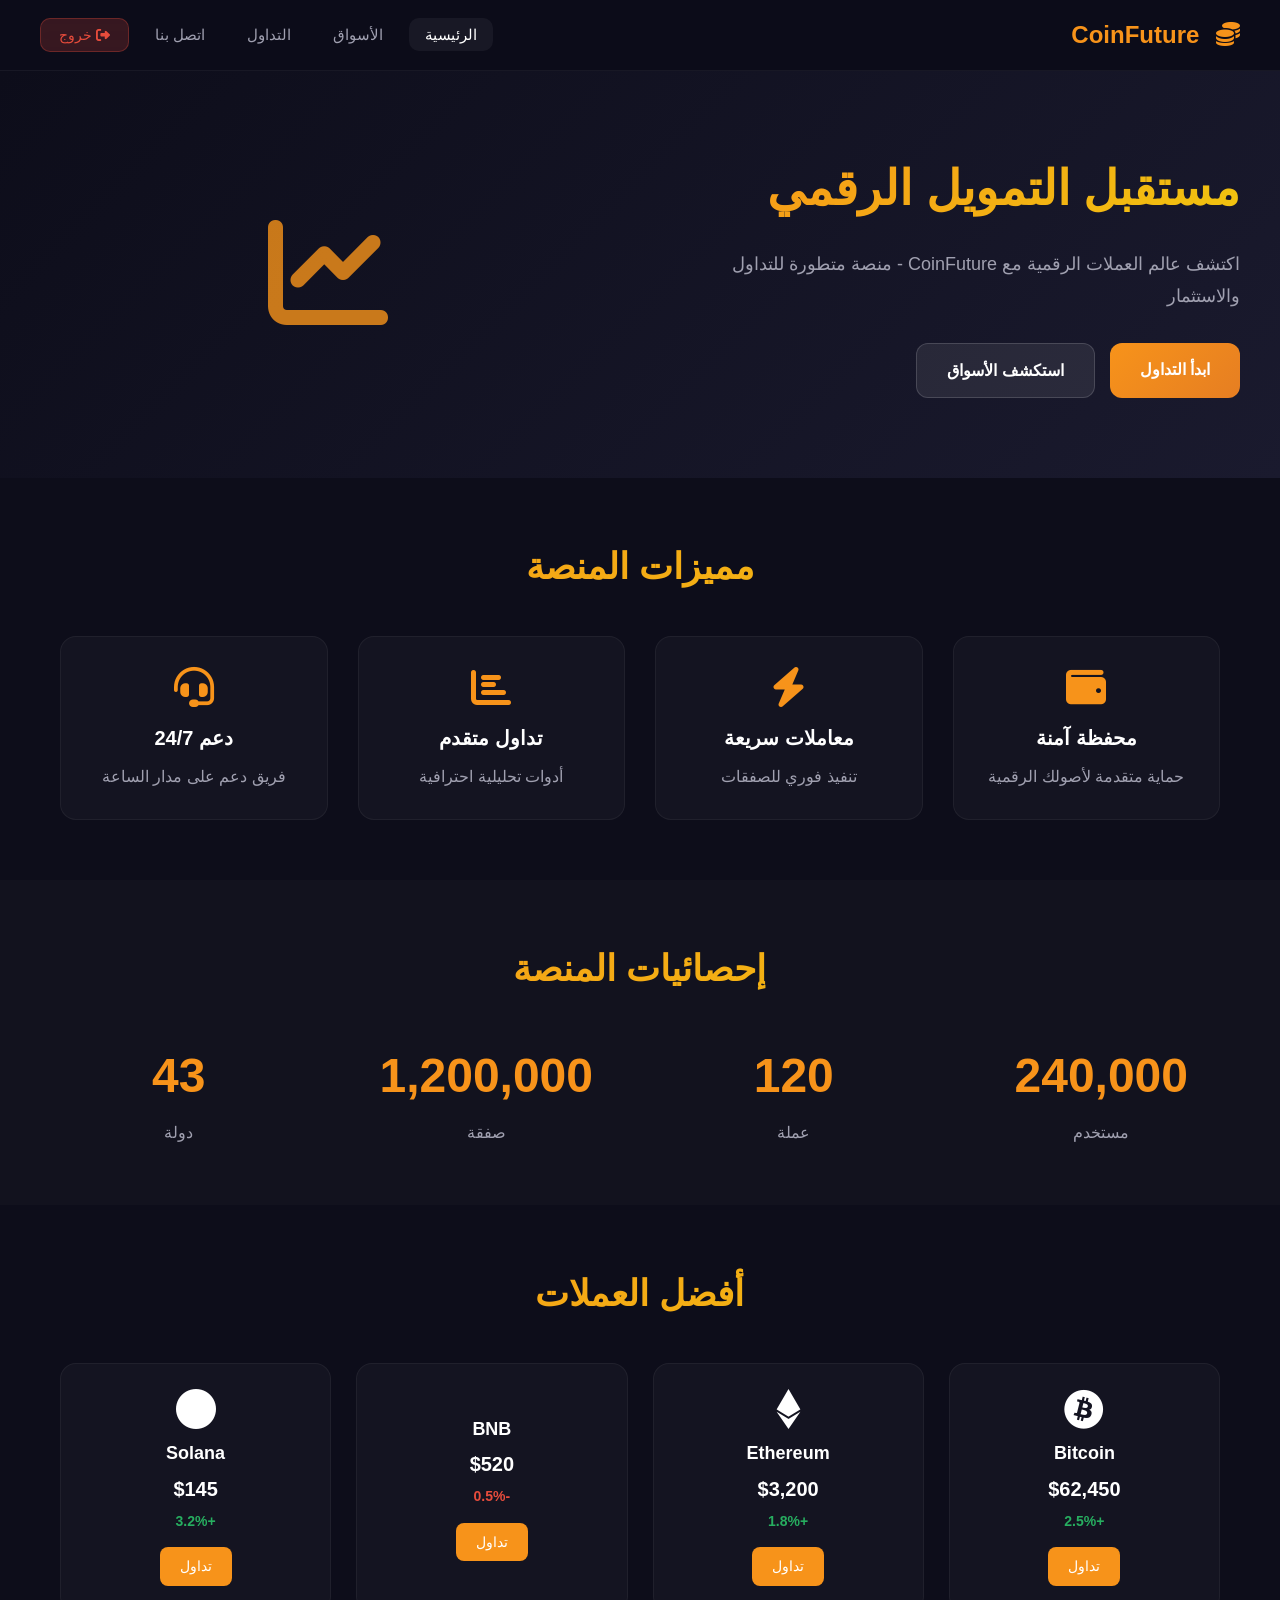
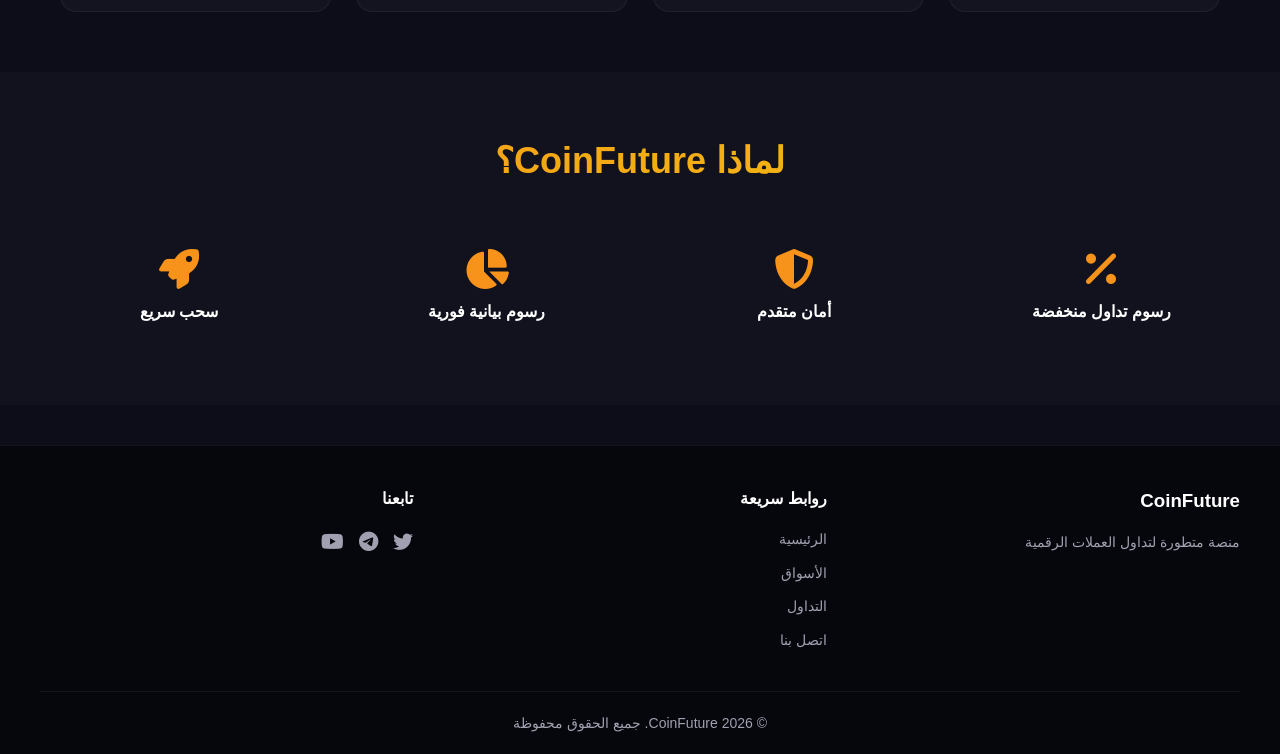
<file: index.html>
<!DOCTYPE html>
<html lang="ar" dir="rtl">
<head>
    <meta charset="UTF-8">
    <meta name="viewport" content="width=device-width, initial-scale=1.0">
    <title>الرئيسية - CoinFuture</title>
    <meta name="description" content="منصة CoinFuture لتداول العملات الرقمية - الصفحة الرئيسية">
    <meta name="keywords" content="تداول, عملات رقمية, CoinFuture, Bitcoin, Ethereum">
    <meta property="og:title" content="CoinFuture - منصة التداول الرقمية">
    <meta property="og:description" content="منصة متقدمة لتداول العملات الرقمية">
    <meta property="og:type" content="website">
    <meta name="twitter:card" content="summary_large_image">
    <link rel="canonical" href="https://coinfuture.com/index.html">
    <link rel="icon" href="data:image/svg+xml,<svg xmlns='http://www.w3.org/2000/svg' viewBox='0 0 100 100'><text y='.9em' font-size='90'>₿</text></svg>">
    <link rel="stylesheet" href="https://cdnjs.cloudflare.com/ajax/libs/font-awesome/6.5.0/css/all.min.css">
    <link rel="stylesheet" href="css/style.css">
</head>
<body>
    <!-- Loading Animation -->
    <div id="loading">
        <div class="loader"></div>
        <p>جاري التحميل...</p>
    </div>

    <div id="app">
        <!-- Navbar -->
        <nav class="navbar">
            <div class="nav-container">
                <div class="logo">
                    <i class="fas fa-coins"></i>
                    <span>CoinFuture</span>
                </div>
                <ul class="nav-menu">
                    <li><a href="index.html" class="active">الرئيسية</a></li>
                    <li><a href="markets.html">الأسواق</a></li>
                    <li><a href="trading.html">التداول</a></li>
                    <li><a href="contact.html">اتصل بنا</a></li>
                    <li><button id="logoutBtn" class="btn-logout"><i class="fas fa-sign-out-alt"></i> خروج</button></li>
                </ul>
                <div class="hamburger">
                    <span></span>
                    <span></span>
                    <span></span>
                </div>
            </div>
        </nav>

        <!-- Hero Section -->
        <section class="hero">
            <div class="hero-container">
                <div class="hero-content">
                    <h1>مستقبل التمويل الرقمي</h1>
                    <p>اكتشف عالم العملات الرقمية مع CoinFuture - منصة متطورة للتداول والاستثمار</p>
                    <div class="hero-buttons">
                        <a href="trading.html" class="btn-primary">ابدأ التداول</a>
                        <a href="markets.html" class="btn-secondary">استكشف الأسواق</a>
                    </div>
                </div>
                <div class="hero-image">
                    <i class="fas fa-chart-line"></i>
                </div>
            </div>
        </section>

        <!-- Features Section -->
        <section class="features">
            <h2>مميزات المنصة</h2>
            <div class="features-grid">
                <div class="feature-card">
                    <i class="fas fa-wallet"></i>
                    <h3>محفظة آمنة</h3>
                    <p>حماية متقدمة لأصولك الرقمية</p>
                </div>
                <div class="feature-card">
                    <i class="fas fa-bolt"></i>
                    <h3>معاملات سريعة</h3>
                    <p>تنفيذ فوري للصفقات</p>
                </div>
                <div class="feature-card">
                    <i class="fas fa-chart-bar"></i>
                    <h3>تداول متقدم</h3>
                    <p>أدوات تحليلية احترافية</p>
                </div>
                <div class="feature-card">
                    <i class="fas fa-headset"></i>
                    <h3>دعم 24/7</h3>
                    <p>فريق دعم على مدار الساعة</p>
                </div>
            </div>
        </section>

        <!-- Stats Section -->
        <section class="stats">
            <h2>إحصائيات المنصة</h2>
            <div class="stats-grid">
                <div class="stat-item">
                    <span class="stat-number" data-target="1000000">0</span>
                    <p>مستخدم</p>
                </div>
                <div class="stat-item">
                    <span class="stat-number" data-target="500">0</span>
                    <p>عملة</p>
                </div>
                <div class="stat-item">
                    <span class="stat-number" data-target="5000000">0</span>
                    <p>صفقة</p>
                </div>
                <div class="stat-item">
                    <span class="stat-number" data-target="180">0</span>
                    <p>دولة</p>
                </div>
            </div>
        </section>

        <!-- Top Coins -->
        <section class="top-coins">
            <h2>أفضل العملات</h2>
            <div class="coins-grid">
                <div class="coin-card">
                    <i class="fab fa-bitcoin"></i>
                    <h3>Bitcoin</h3>
                    <p class="price">$62,450</p>
                    <p class="change positive">+2.5%</p>
                    <a href="trading.html" class="btn-small">تداول</a>
                </div>
                <div class="coin-card">
                    <i class="fab fa-ethereum"></i>
                    <h3>Ethereum</h3>
                    <p class="price">$3,200</p>
                    <p class="change positive">+1.8%</p>
                    <a href="trading.html" class="btn-small">تداول</a>
                </div>
                <div class="coin-card">
                    <i class="fab fa-bnb"></i>
                    <h3>BNB</h3>
                    <p class="price">$520</p>
                    <p class="change negative">-0.5%</p>
                    <a href="trading.html" class="btn-small">تداول</a>
                </div>
                <div class="coin-card">
                    <i class="fas fa-circle"></i>
                    <h3>Solana</h3>
                    <p class="price">$145</p>
                    <p class="change positive">+3.2%</p>
                    <a href="trading.html" class="btn-small">تداول</a>
                </div>
            </div>
        </section>

        <!-- Why CoinFuture -->
        <section class="why-us">
            <h2>لماذا CoinFuture؟</h2>
            <div class="why-grid">
                <div class="why-item">
                    <i class="fas fa-percent"></i>
                    <h3>رسوم تداول منخفضة</h3>
                </div>
                <div class="why-item">
                    <i class="fas fa-shield-alt"></i>
                    <h3>أمان متقدم</h3>
                </div>
                <div class="why-item">
                    <i class="fas fa-chart-pie"></i>
                    <h3>رسوم بيانية فورية</h3>
                </div>
                <div class="why-item">
                    <i class="fas fa-rocket"></i>
                    <h3>سحب سريع</h3>
                </div>
            </div>
        </section>

        <!-- Footer -->
        <footer>
            <div class="footer-content">
                <div class="footer-section">
                    <h3>CoinFuture</h3>
                    <p>منصة متطورة لتداول العملات الرقمية</p>
                </div>
                <div class="footer-section">
                    <h4>روابط سريعة</h4>
                    <ul>
                        <li><a href="index.html">الرئيسية</a></li>
                        <li><a href="markets.html">الأسواق</a></li>
                        <li><a href="trading.html">التداول</a></li>
                        <li><a href="contact.html">اتصل بنا</a></li>
                    </ul>
                </div>
                <div class="footer-section">
                    <h4>تابعنا</h4>
                    <div class="social-links">
                        <a href="#"><i class="fab fa-twitter"></i></a>
                        <a href="#"><i class="fab fa-telegram"></i></a>
                        <a href="#"><i class="fab fa-youtube"></i></a>
                    </div>
                </div>
            </div>
            <div class="footer-bottom">
                <p>© 2026 CoinFuture. جميع الحقوق محفوظة</p>
            </div>
        </footer>

        <!-- Back to Top -->
        <button id="backToTop" class="back-to-top"><i class="fas fa-arrow-up"></i></button>
    </div>

    <script src="js/script.js"></script>
</body>
</html>
</file>
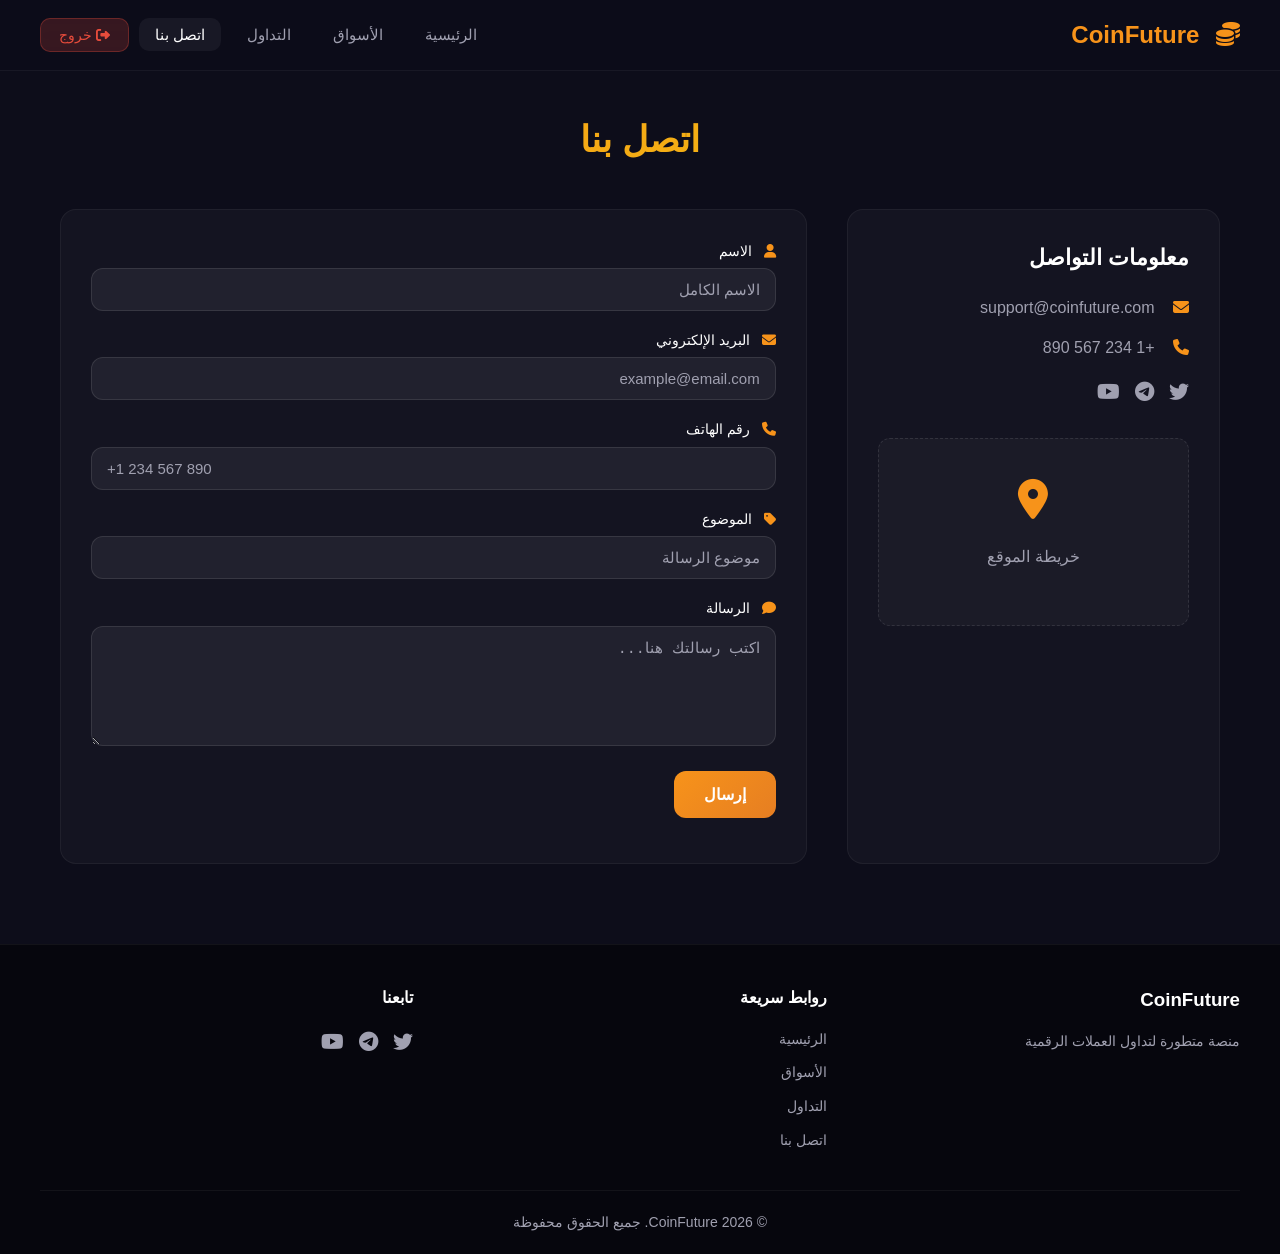
<file: contact.html>
<!DOCTYPE html>
<html lang="ar" dir="rtl">
<head>
    <meta charset="UTF-8">
    <meta name="viewport" content="width=device-width, initial-scale=1.0">
    <title>اتصل بنا - CoinFuture</title>
    <meta name="description" content="تواصل مع فريق CoinFuture">
    <meta name="keywords" content="اتصال, دعم, CoinFuture">
    <link rel="canonical" href="https://coinfuture.com/contact.html">
    <link rel="icon" href="data:image/svg+xml,<svg xmlns='http://www.w3.org/2000/svg' viewBox='0 0 100 100'><text y='.9em' font-size='90'>₿</text></svg>">
    <link rel="stylesheet" href="https://cdnjs.cloudflare.com/ajax/libs/font-awesome/6.5.0/css/all.min.css">
    <link rel="stylesheet" href="css/style.css">
</head>
<body>
    <div id="loading">
        <div class="loader"></div>
        <p>جاري التحميل...</p>
    </div>

    <div id="app">
        <nav class="navbar">
            <div class="nav-container">
                <div class="logo">
                    <i class="fas fa-coins"></i>
                    <span>CoinFuture</span>
                </div>
                <ul class="nav-menu">
                    <li><a href="index.html">الرئيسية</a></li>
                    <li><a href="markets.html">الأسواق</a></li>
                    <li><a href="trading.html">التداول</a></li>
                    <li><a href="contact.html" class="active">اتصل بنا</a></li>
                    <li><button id="logoutBtn" class="btn-logout"><i class="fas fa-sign-out-alt"></i> خروج</button></li>
                </ul>
                <div class="hamburger">
                    <span></span>
                    <span></span>
                    <span></span>
                </div>
            </div>
        </nav>

        <main class="contact-page">
            <h1>اتصل بنا</h1>
            <div class="contact-grid">
                <div class="contact-info">
                    <h2>معلومات التواصل</h2>
                    <p><i class="fas fa-envelope"></i> support@coinfuture.com</p>
                    <p><i class="fas fa-phone"></i> +1 234 567 890</p>
                    <div class="social-links">
                        <a href="#"><i class="fab fa-twitter"></i></a>
                        <a href="#"><i class="fab fa-telegram"></i></a>
                        <a href="#"><i class="fab fa-youtube"></i></a>
                    </div>
                    <div class="map-placeholder">
                        <i class="fas fa-map-marker-alt"></i>
                        <p>خريطة الموقع</p>
                    </div>
                </div>
                <div class="contact-form">
                    <form id="contactForm">
                        <div class="form-group">
                            <label><i class="fas fa-user"></i> الاسم</label>
                            <input type="text" id="contactName" placeholder="الاسم الكامل" required>
                        </div>
                        <div class="form-group">
                            <label><i class="fas fa-envelope"></i> البريد الإلكتروني</label>
                            <input type="email" id="contactEmail" placeholder="example@email.com" required>
                        </div>
                        <div class="form-group">
                            <label><i class="fas fa-phone"></i> رقم الهاتف</label>
                            <input type="tel" id="contactPhone" placeholder="+1 234 567 890">
                        </div>
                        <div class="form-group">
                            <label><i class="fas fa-tag"></i> الموضوع</label>
                            <input type="text" id="contactSubject" placeholder="موضوع الرسالة" required>
                        </div>
                        <div class="form-group">
                            <label><i class="fas fa-comment"></i> الرسالة</label>
                            <textarea id="contactMessage" rows="5" placeholder="اكتب رسالتك هنا..." required></textarea>
                        </div>
                        <button type="submit" class="btn-primary">إرسال</button>
                        <p id="contactResult" class="contact-result"></p>
                    </form>
                </div>
            </div>
        </main>

        <footer>
            <div class="footer-content">
                <div class="footer-section">
                    <h3>CoinFuture</h3>
                    <p>منصة متطورة لتداول العملات الرقمية</p>
                </div>
                <div class="footer-section">
                    <h4>روابط سريعة</h4>
                    <ul>
                        <li><a href="index.html">الرئيسية</a></li>
                        <li><a href="markets.html">الأسواق</a></li>
                        <li><a href="trading.html">التداول</a></li>
                        <li><a href="contact.html">اتصل بنا</a></li>
                    </ul>
                </div>
                <div class="footer-section">
                    <h4>تابعنا</h4>
                    <div class="social-links">
                        <a href="#"><i class="fab fa-twitter"></i></a>
                        <a href="#"><i class="fab fa-telegram"></i></a>
                        <a href="#"><i class="fab fa-youtube"></i></a>
                    </div>
                </div>
            </div>
            <div class="footer-bottom">
                <p>© 2026 CoinFuture. جميع الحقوق محفوظة</p>
            </div>
        </footer>

        <button id="backToTop" class="back-to-top"><i class="fas fa-arrow-up"></i></button>
    </div>

    <script src="js/script.js"></script>
</body>
</html>
</file>
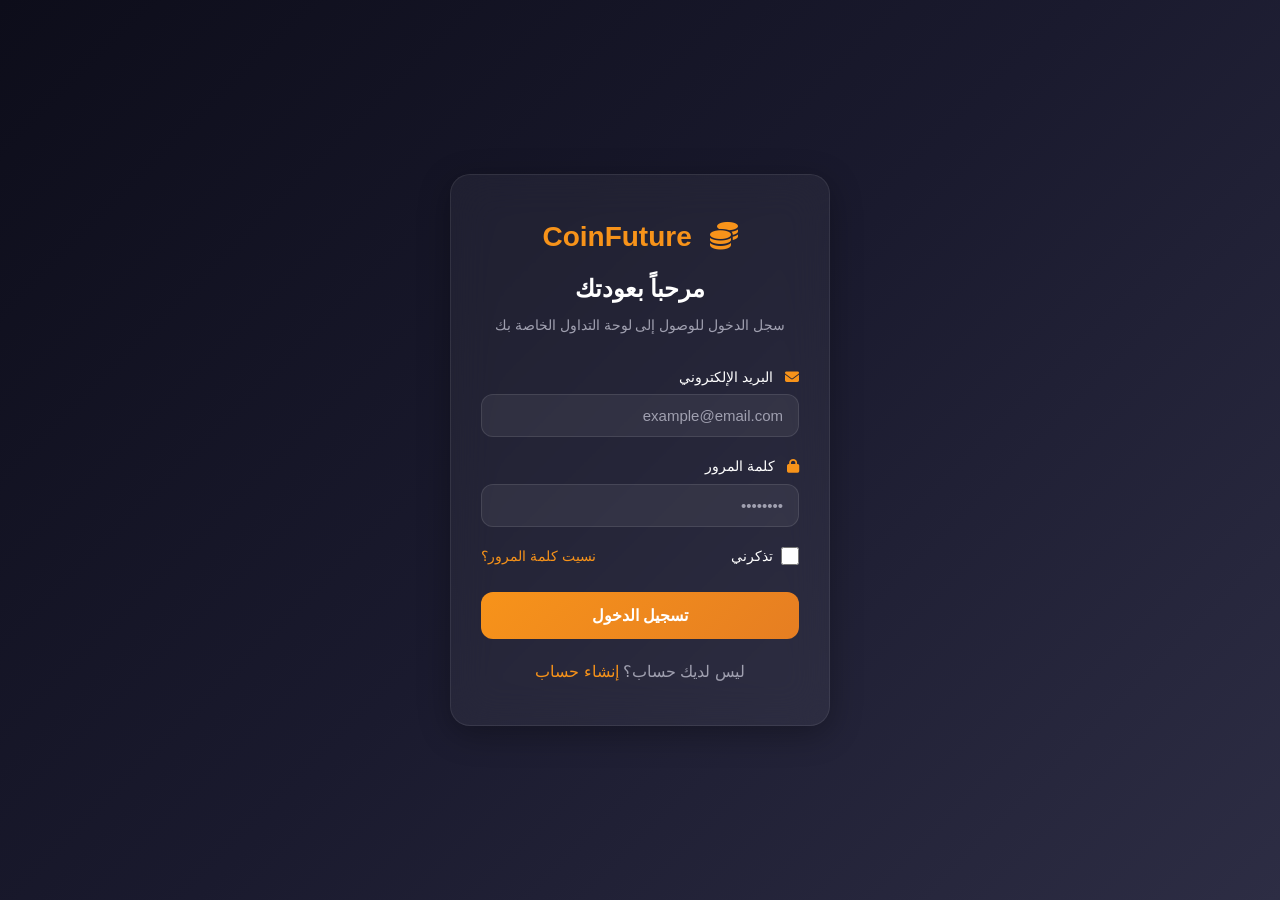
<file: login.html>
<!DOCTYPE html>
<html lang="ar" dir="rtl">
<head>
    <meta charset="UTF-8">
    <meta name="viewport" content="width=device-width, initial-scale=1.0">
    <title>تسجيل الدخول - CoinFuture</title>
    <meta name="description" content="منصة CoinFuture لتداول العملات الرقمية - سجل الدخول للوصول إلى لوحة التداول">
    <meta name="keywords" content="تداول, عملات رقمية, CoinFuture, Bitcoin, Ethereum">
    <meta property="og:title" content="CoinFuture - منصة التداول الرقمية">
    <meta property="og:description" content="منصة متقدمة لتداول العملات الرقمية">
    <meta property="og:type" content="website">
    <meta name="twitter:card" content="summary_large_image">
    <link rel="canonical" href="https://coinfuture.com/login.html">
    <link rel="icon" href="data:image/svg+xml,<svg xmlns='http://www.w3.org/2000/svg' viewBox='0 0 100 100'><text y='.9em' font-size='90'>₿</text></svg>">
    <link rel="stylesheet" href="https://cdnjs.cloudflare.com/ajax/libs/font-awesome/6.5.0/css/all.min.css">
    <link rel="stylesheet" href="css/style.css">
</head>
<body class="login-page">
    <!-- Loading Animation -->
    <div id="loading">
        <div class="loader"></div>
        <p>جاري التحميل...</p>
    </div>

    <div class="login-container">
        <div class="login-card glass">
            <div class="login-header">
                <div class="logo">
                    <i class="fas fa-coins"></i>
                    <span>CoinFuture</span>
                </div>
                <h2>مرحباً بعودتك</h2>
                <p>سجل الدخول للوصول إلى لوحة التداول الخاصة بك</p>
            </div>
            <form id="loginForm">
                <div class="form-group">
                    <label for="email"><i class="fas fa-envelope"></i> البريد الإلكتروني</label>
                    <input type="email" id="email" placeholder="example@email.com" required>
                </div>
                <div class="form-group">
                    <label for="password"><i class="fas fa-lock"></i> كلمة المرور</label>
                    <input type="password" id="password" placeholder="••••••••" required>
                </div>
                <div class="form-options">
                    <label class="remember-me">
                        <input type="checkbox"> تذكرني
                    </label>
                    <a href="#" class="forgot-password">نسيت كلمة المرور؟</a>
                </div>
                <button type="submit" class="btn-primary btn-block">تسجيل الدخول</button>
                <p id="loginError" class="error-message"></p>
                <p class="signup-link">ليس لديك حساب؟ <a href="#">إنشاء حساب</a></p>
            </form>
        </div>
    </div>
    <script src="js/script.js"></script>
</body>
</html>
</file>
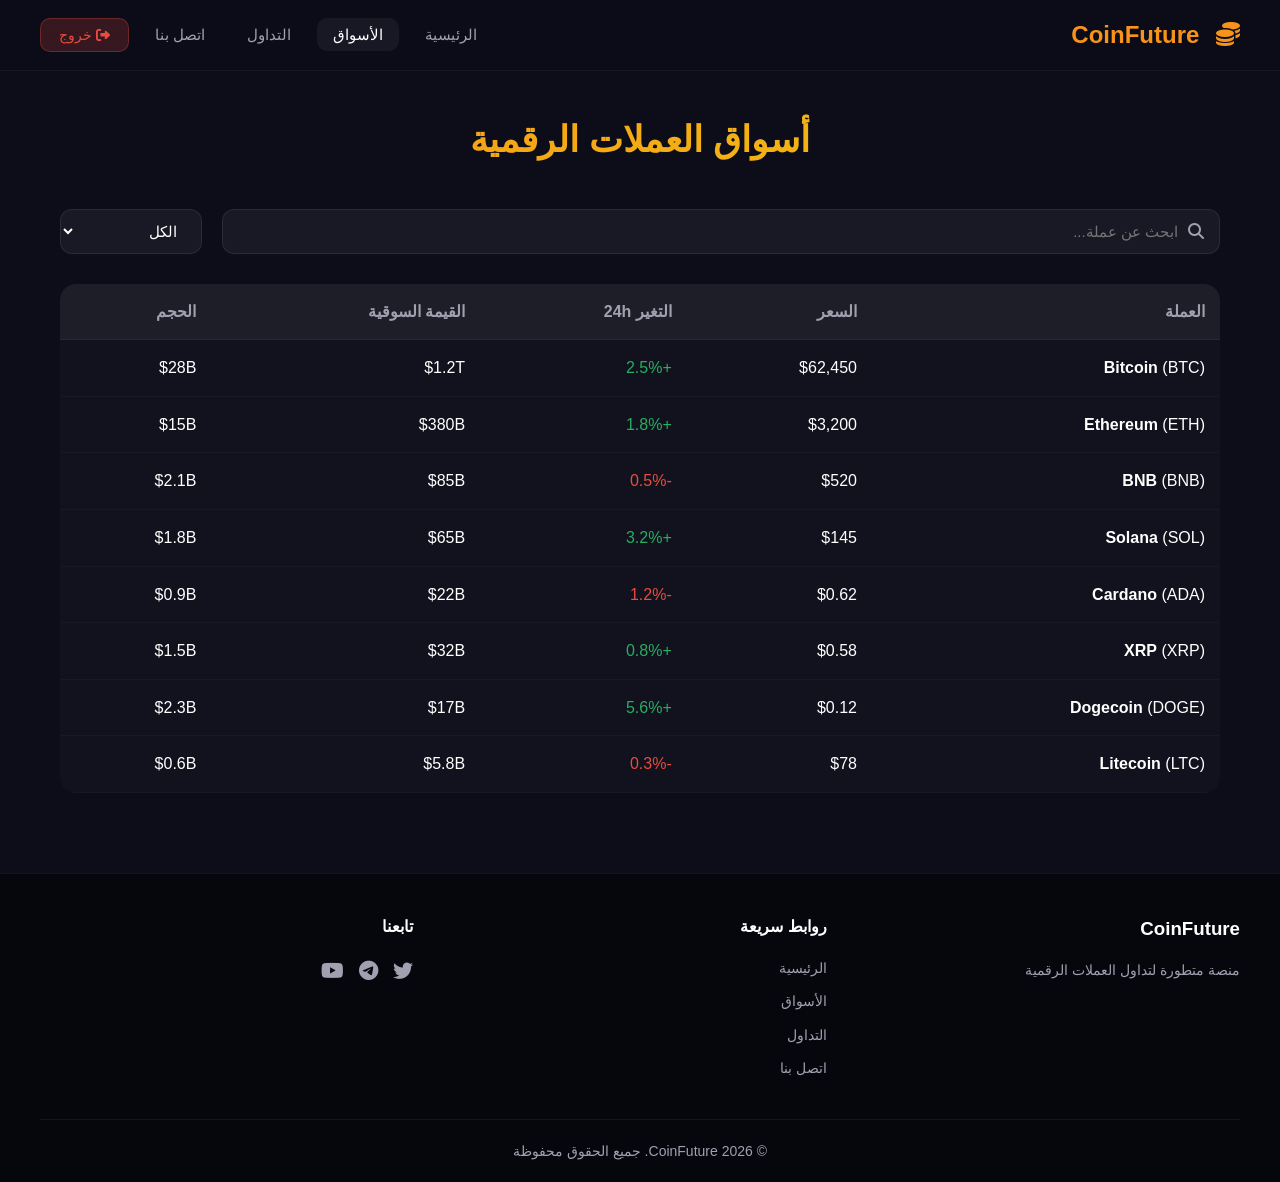
<file: markets.html>
<!DOCTYPE html>
<html lang="ar" dir="rtl">
<head>
    <meta charset="UTF-8">
    <meta name="viewport" content="width=device-width, initial-scale=1.0">
    <title>الأسواق - CoinFuture</title>
    <meta name="description" content="أسواق العملات الرقمية - CoinFuture">
    <meta name="keywords" content="تداول, عملات رقمية, أسواق, Bitcoin, Ethereum">
    <link rel="canonical" href="https://coinfuture.com/markets.html">
    <link rel="icon" href="data:image/svg+xml,<svg xmlns='http://www.w3.org/2000/svg' viewBox='0 0 100 100'><text y='.9em' font-size='90'>₿</text></svg>">
    <link rel="stylesheet" href="https://cdnjs.cloudflare.com/ajax/libs/font-awesome/6.5.0/css/all.min.css">
    <link rel="stylesheet" href="css/style.css">
</head>
<body>
    <div id="loading">
        <div class="loader"></div>
        <p>جاري التحميل...</p>
    </div>

    <div id="app">
        <nav class="navbar">
            <div class="nav-container">
                <div class="logo">
                    <i class="fas fa-coins"></i>
                    <span>CoinFuture</span>
                </div>
                <ul class="nav-menu">
                    <li><a href="index.html">الرئيسية</a></li>
                    <li><a href="markets.html" class="active">الأسواق</a></li>
                    <li><a href="trading.html">التداول</a></li>
                    <li><a href="contact.html">اتصل بنا</a></li>
                    <li><button id="logoutBtn" class="btn-logout"><i class="fas fa-sign-out-alt"></i> خروج</button></li>
                </ul>
                <div class="hamburger">
                    <span></span>
                    <span></span>
                    <span></span>
                </div>
            </div>
        </nav>

        <main class="markets-page">
            <h1>أسواق العملات الرقمية</h1>
            <div class="market-controls">
                <div class="search-box">
                    <i class="fas fa-search"></i>
                    <input type="text" id="searchInput" placeholder="ابحث عن عملة...">
                </div>
                <div class="filter-options">
                    <select id="filterSelect">
                        <option value="all">الكل</option>
                        <option value="gainers">الأكثر ربحاً</option>
                        <option value="losers">الأكثر خسارة</option>
                    </select>
                </div>
            </div>

            <table class="markets-table">
                <thead>
                    <tr>
                        <th>العملة</th>
                        <th>السعر</th>
                        <th>التغير 24h</th>
                        <th>القيمة السوقية</th>
                        <th>الحجم</th>
                    </tr>
                </thead>
                <tbody id="marketData">
                    <!-- سيتم ملء البيانات بواسطة JavaScript -->
                </tbody>
            </table>
        </main>

        <footer>
            <div class="footer-content">
                <div class="footer-section">
                    <h3>CoinFuture</h3>
                    <p>منصة متطورة لتداول العملات الرقمية</p>
                </div>
                <div class="footer-section">
                    <h4>روابط سريعة</h4>
                    <ul>
                        <li><a href="index.html">الرئيسية</a></li>
                        <li><a href="markets.html">الأسواق</a></li>
                        <li><a href="trading.html">التداول</a></li>
                        <li><a href="contact.html">اتصل بنا</a></li>
                    </ul>
                </div>
                <div class="footer-section">
                    <h4>تابعنا</h4>
                    <div class="social-links">
                        <a href="#"><i class="fab fa-twitter"></i></a>
                        <a href="#"><i class="fab fa-telegram"></i></a>
                        <a href="#"><i class="fab fa-youtube"></i></a>
                    </div>
                </div>
            </div>
            <div class="footer-bottom">
                <p>© 2026 CoinFuture. جميع الحقوق محفوظة</p>
            </div>
        </footer>

        <button id="backToTop" class="back-to-top"><i class="fas fa-arrow-up"></i></button>
    </div>

    <script src="js/script.js"></script>
</body>
</html>
</file>
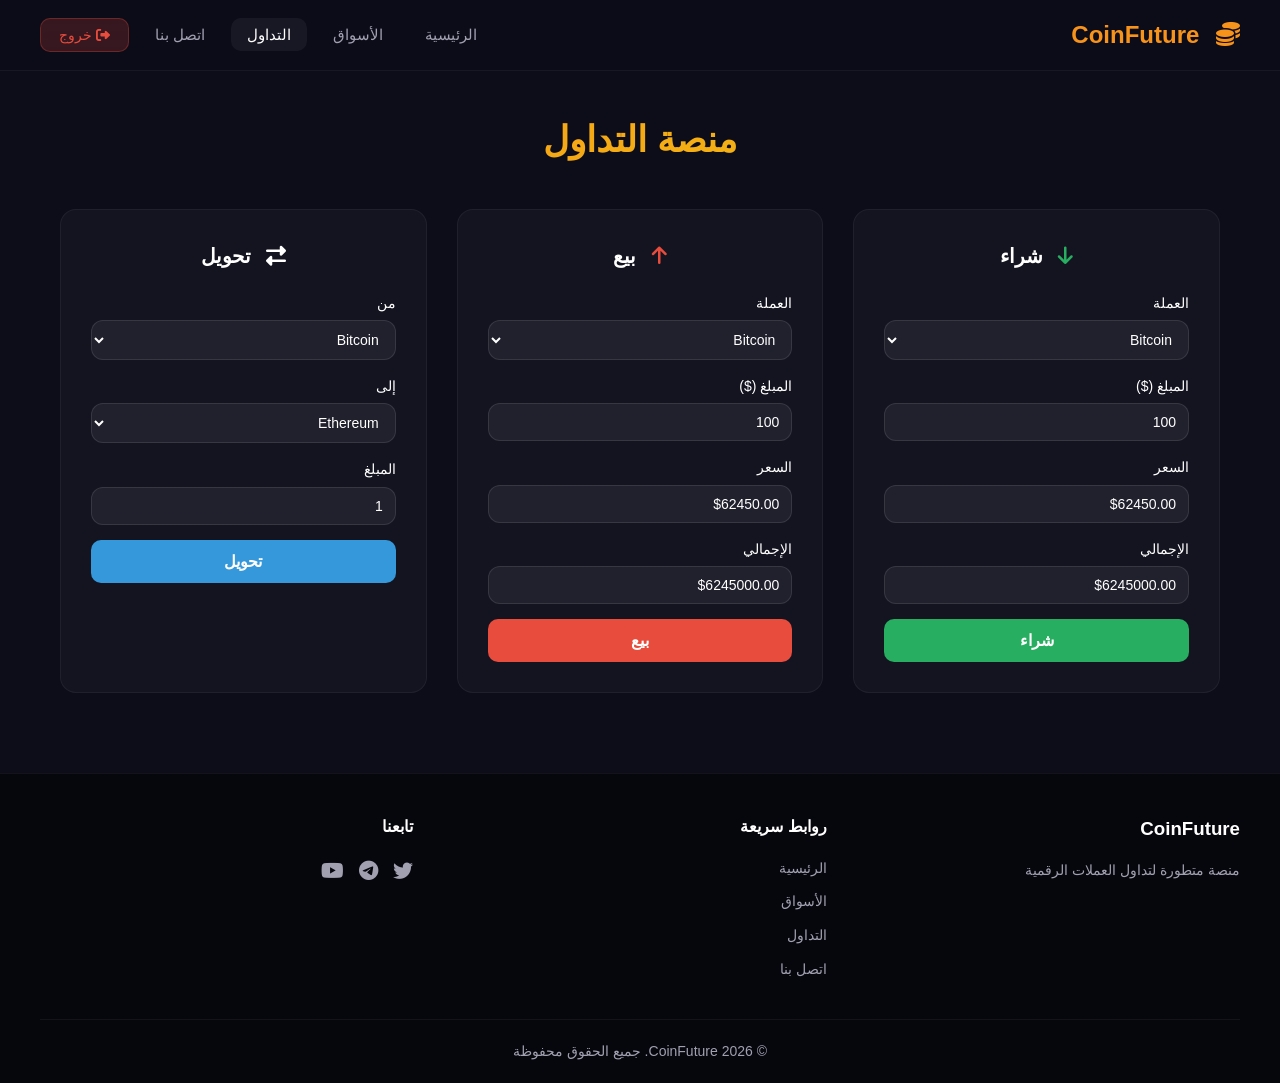
<file: trading.html>
<!DOCTYPE html>
<html lang="ar" dir="rtl">
<head>
    <meta charset="UTF-8">
    <meta name="viewport" content="width=device-width, initial-scale=1.0">
    <title>التداول - CoinFuture</title>
    <meta name="description" content="منصة تداول العملات الرقمية - CoinFuture">
    <meta name="keywords" content="تداول, عملات رقمية, شراء, بيع, Bitcoin">
    <link rel="canonical" href="https://coinfuture.com/trading.html">
    <link rel="icon" href="data:image/svg+xml,<svg xmlns='http://www.w3.org/2000/svg' viewBox='0 0 100 100'><text y='.9em' font-size='90'>₿</text></svg>">
    <link rel="stylesheet" href="https://cdnjs.cloudflare.com/ajax/libs/font-awesome/6.5.0/css/all.min.css">
    <link rel="stylesheet" href="css/style.css">
</head>
<body>
    <div id="loading">
        <div class="loader"></div>
        <p>جاري التحميل...</p>
    </div>

    <div id="app">
        <nav class="navbar">
            <div class="nav-container">
                <div class="logo">
                    <i class="fas fa-coins"></i>
                    <span>CoinFuture</span>
                </div>
                <ul class="nav-menu">
                    <li><a href="index.html">الرئيسية</a></li>
                    <li><a href="markets.html">الأسواق</a></li>
                    <li><a href="trading.html" class="active">التداول</a></li>
                    <li><a href="contact.html">اتصل بنا</a></li>
                    <li><button id="logoutBtn" class="btn-logout"><i class="fas fa-sign-out-alt"></i> خروج</button></li>
                </ul>
                <div class="hamburger">
                    <span></span>
                    <span></span>
                    <span></span>
                </div>
            </div>
        </nav>

        <main class="trading-page">
            <h1>منصة التداول</h1>
            <div class="trading-grid">
                <!-- Buy Card -->
                <div class="trading-card">
                    <h2><i class="fas fa-arrow-down" style="color:#27ae60;"></i> شراء</h2>
                    <form id="buyForm">
                        <div class="form-group">
                            <label>العملة</label>
                            <select id="buyCoin">
                                <option value="bitcoin">Bitcoin</option>
                                <option value="ethereum">Ethereum</option>
                                <option value="bnb">BNB</option>
                                <option value="solana">Solana</option>
                            </select>
                        </div>
                        <div class="form-group">
                            <label>المبلغ ($)</label>
                            <input type="number" id="buyAmount" value="100" min="1">
                        </div>
                        <div class="form-group">
                            <label>السعر</label>
                            <input type="text" id="buyPrice" readonly>
                        </div>
                        <div class="form-group">
                            <label>الإجمالي</label>
                            <input type="text" id="buyTotal" readonly>
                        </div>
                        <button type="submit" class="btn-buy">شراء</button>
                    </form>
                </div>

                <!-- Sell Card -->
                <div class="trading-card">
                    <h2><i class="fas fa-arrow-up" style="color:#e74c3c;"></i> بيع</h2>
                    <form id="sellForm">
                        <div class="form-group">
                            <label>العملة</label>
                            <select id="sellCoin">
                                <option value="bitcoin">Bitcoin</option>
                                <option value="ethereum">Ethereum</option>
                                <option value="bnb">BNB</option>
                                <option value="solana">Solana</option>
                            </select>
                        </div>
                        <div class="form-group">
                            <label>المبلغ ($)</label>
                            <input type="number" id="sellAmount" value="100" min="1">
                        </div>
                        <div class="form-group">
                            <label>السعر</label>
                            <input type="text" id="sellPrice" readonly>
                        </div>
                        <div class="form-group">
                            <label>الإجمالي</label>
                            <input type="text" id="sellTotal" readonly>
                        </div>
                        <button type="submit" class="btn-sell">بيع</button>
                    </form>
                </div>

                <!-- Exchange Card -->
                <div class="trading-card">
                    <h2><i class="fas fa-exchange-alt"></i> تحويل</h2>
                    <form id="exchangeForm">
                        <div class="form-group">
                            <label>من</label>
                            <select id="exchangeFrom">
                                <option value="bitcoin">Bitcoin</option>
                                <option value="ethereum">Ethereum</option>
                                <option value="bnb">BNB</option>
                                <option value="solana">Solana</option>
                            </select>
                        </div>
                        <div class="form-group">
                            <label>إلى</label>
                            <select id="exchangeTo">
                                <option value="ethereum">Ethereum</option>
                                <option value="bitcoin">Bitcoin</option>
                                <option value="bnb">BNB</option>
                                <option value="solana">Solana</option>
                            </select>
                        </div>
                        <div class="form-group">
                            <label>المبلغ</label>
                            <input type="number" id="exchangeAmount" value="1" min="0.01">
                        </div>
                        <button type="submit" class="btn-exchange">تحويل</button>
                    </form>
                    <p id="exchangeResult" class="exchange-result"></p>
                </div>
            </div>
        </main>

        <footer>
            <div class="footer-content">
                <div class="footer-section">
                    <h3>CoinFuture</h3>
                    <p>منصة متطورة لتداول العملات الرقمية</p>
                </div>
                <div class="footer-section">
                    <h4>روابط سريعة</h4>
                    <ul>
                        <li><a href="index.html">الرئيسية</a></li>
                        <li><a href="markets.html">الأسواق</a></li>
                        <li><a href="trading.html">التداول</a></li>
                        <li><a href="contact.html">اتصل بنا</a></li>
                    </ul>
                </div>
                <div class="footer-section">
                    <h4>تابعنا</h4>
                    <div class="social-links">
                        <a href="#"><i class="fab fa-twitter"></i></a>
                        <a href="#"><i class="fab fa-telegram"></i></a>
                        <a href="#"><i class="fab fa-youtube"></i></a>
                    </div>
                </div>
            </div>
            <div class="footer-bottom">
                <p>© 2026 CoinFuture. جميع الحقوق محفوظة</p>
            </div>
        </footer>

        <button id="backToTop" class="back-to-top"><i class="fas fa-arrow-up"></i></button>
    </div>

    <script src="js/script.js"></script>
</body>
</html>
</file>
<file: css/style.css>
/* ==============================================================
   ملف CSS الرئيسي - CoinFuture
   ============================================================== */

/* ---------- متغيرات CSS ---------- */
:root {
    --primary: #f7931a;
    --secondary: #1a1a2e;
    --dark: #0d0d1a;
    --glass: rgba(255, 255, 255, 0.05);
    --glass-border: rgba(255, 255, 255, 0.1);
    --text: #ffffff;
    --text-muted: #a0a0b0;
    --success: #27ae60;
    --danger: #e74c3c;
    --shadow: 0 8px 32px rgba(0, 0, 0, 0.3);
}

* {
    margin: 0;
    padding: 0;
    box-sizing: border-box;
}

body {
    font-family: 'Poppins', 'Segoe UI', sans-serif;
    background: var(--dark);
    color: var(--text);
    line-height: 1.6;
    min-height: 100vh;
}

/* ---------- شاشة التحميل ---------- */
#loading {
    position: fixed;
    top: 0;
    left: 0;
    width: 100%;
    height: 100%;
    background: var(--dark);
    display: flex;
    flex-direction: column;
    justify-content: center;
    align-items: center;
    z-index: 9999;
    transition: opacity 0.5s;
}

.loader {
    width: 60px;
    height: 60px;
    border: 4px solid var(--glass-border);
    border-top: 4px solid var(--primary);
    border-radius: 50%;
    animation: spin 1s linear infinite;
}

@keyframes spin {
    0% { transform: rotate(0deg); }
    100% { transform: rotate(360deg); }
}

/* ---------- Glassmorphism ---------- */
.glass {
    background: var(--glass);
    backdrop-filter: blur(20px);
    border: 1px solid var(--glass-border);
    box-shadow: var(--shadow);
}

/* ---------- صفحة تسجيل الدخول ---------- */
.login-page {
    background: linear-gradient(135deg, #0d0d1a 0%, #1a1a2e 50%, #2d2d44 100%);
    min-height: 100vh;
    display: flex;
    justify-content: center;
    align-items: center;
}

.login-container {
    width: 100%;
    max-width: 420px;
    padding: 20px;
    animation: fadeInUp 0.8s ease;
}

.login-card {
    padding: 40px 30px;
    border-radius: 20px;
    background: rgba(255, 255, 255, 0.05);
    backdrop-filter: blur(20px);
    border: 1px solid rgba(255, 255, 255, 0.08);
}

.login-header {
    text-align: center;
    margin-bottom: 30px;
}

.login-header .logo {
    font-size: 28px;
    font-weight: 700;
    color: var(--primary);
    margin-bottom: 10px;
}

.login-header .logo i {
    margin-left: 10px;
}

.login-header h2 {
    font-size: 24px;
    margin-bottom: 5px;
}

.login-header p {
    color: var(--text-muted);
    font-size: 14px;
}

/* ---------- نموذج تسجيل الدخول ---------- */
.form-group {
    margin-bottom: 18px;
}

.form-group label {
    display: block;
    margin-bottom: 6px;
    font-size: 14px;
    font-weight: 500;
}

.form-group label i {
    margin-left: 8px;
    color: var(--primary);
}

.form-group input,
.form-group select,
.form-group textarea {
    width: 100%;
    padding: 12px 15px;
    background: rgba(255, 255, 255, 0.06);
    border: 1px solid rgba(255, 255, 255, 0.1);
    border-radius: 12px;
    color: var(--text);
    font-size: 15px;
    transition: 0.3s;
}

.form-group input:focus,
.form-group select:focus,
.form-group textarea:focus {
    outline: none;
    border-color: var(--primary);
    box-shadow: 0 0 0 3px rgba(247, 147, 26, 0.2);
}

.form-group input::placeholder,
.form-group textarea::placeholder {
    color: var(--text-muted);
}

.form-options {
    display: flex;
    justify-content: space-between;
    align-items: center;
    margin: 15px 0 25px;
    font-size: 14px;
}

.remember-me {
    display: flex;
    align-items: center;
    gap: 8px;
    cursor: pointer;
}

.remember-me input[type="checkbox"] {
    width: 18px;
    height: 18px;
    accent-color: var(--primary);
}

.forgot-password {
    color: var(--primary);
    text-decoration: none;
}

.forgot-password:hover {
    text-decoration: underline;
}

/* ---------- أزرار ---------- */
.btn-primary {
    background: linear-gradient(135deg, var(--primary), #e67e22);
    color: #fff;
    border: none;
    padding: 14px 30px;
    border-radius: 12px;
    font-size: 16px;
    font-weight: 600;
    cursor: pointer;
    transition: 0.3s;
    display: inline-block;
    text-decoration: none;
    text-align: center;
}

.btn-primary:hover {
    transform: translateY(-2px);
    box-shadow: 0 8px 25px rgba(247, 147, 26, 0.3);
}

.btn-secondary {
    background: rgba(255, 255, 255, 0.08);
    color: var(--text);
    border: 1px solid rgba(255, 255, 255, 0.15);
    padding: 14px 30px;
    border-radius: 12px;
    font-size: 16px;
    font-weight: 600;
    cursor: pointer;
    transition: 0.3s;
    display: inline-block;
    text-decoration: none;
    text-align: center;
}

.btn-secondary:hover {
    background: rgba(255, 255, 255, 0.15);
    transform: translateY(-2px);
}

.btn-block {
    width: 100%;
}

.btn-small {
    background: var(--primary);
    color: #fff;
    border: none;
    padding: 8px 20px;
    border-radius: 8px;
    font-size: 14px;
    cursor: pointer;
    transition: 0.3s;
    text-decoration: none;
    display: inline-block;
}

.btn-small:hover {
    transform: scale(1.05);
}

.btn-logout {
    background: rgba(231, 76, 60, 0.2);
    color: var(--danger);
    border: 1px solid rgba(231, 76, 60, 0.3);
    padding: 8px 18px;
    border-radius: 10px;
    font-size: 14px;
    cursor: pointer;
    transition: 0.3s;
}

.btn-logout:hover {
    background: rgba(231, 76, 60, 0.3);
}

.btn-buy {
    background: var(--success);
    color: #fff;
    border: none;
    padding: 12px;
    border-radius: 10px;
    font-size: 16px;
    font-weight: 600;
    cursor: pointer;
    width: 100%;
    transition: 0.3s;
}

.btn-buy:hover {
    transform: scale(1.02);
    box-shadow: 0 4px 15px rgba(39, 174, 96, 0.3);
}

.btn-sell {
    background: var(--danger);
    color: #fff;
    border: none;
    padding: 12px;
    border-radius: 10px;
    font-size: 16px;
    font-weight: 600;
    cursor: pointer;
    width: 100%;
    transition: 0.3s;
}

.btn-sell:hover {
    transform: scale(1.02);
    box-shadow: 0 4px 15px rgba(231, 76, 60, 0.3);
}

.btn-exchange {
    background: #3498db;
    color: #fff;
    border: none;
    padding: 12px;
    border-radius: 10px;
    font-size: 16px;
    font-weight: 600;
    cursor: pointer;
    width: 100%;
    transition: 0.3s;
}

.btn-exchange:hover {
    transform: scale(1.02);
    box-shadow: 0 4px 15px rgba(52, 152, 219, 0.3);
}

.error-message {
    color: var(--danger);
    margin-top: 10px;
    font-size: 14px;
    display: none;
}

.signup-link {
    text-align: center;
    margin-top: 20px;
    color: var(--text-muted);
}

.signup-link a {
    color: var(--primary);
    text-decoration: none;
}

/* ---------- Animations ---------- */
@keyframes fadeInUp {
    from {
        opacity: 0;
        transform: translateY(30px);
    }
    to {
        opacity: 1;
        transform: translateY(0);
    }
}

/* ---------- Navbar ---------- */
.navbar {
    position: sticky;
    top: 0;
    z-index: 1000;
    background: rgba(13, 13, 26, 0.9);
    backdrop-filter: blur(20px);
    border-bottom: 1px solid rgba(255, 255, 255, 0.05);
    padding: 0 20px;
}

.nav-container {
    max-width: 1200px;
    margin: 0 auto;
    display: flex;
    justify-content: space-between;
    align-items: center;
    height: 70px;
}

.navbar .logo {
    font-size: 24px;
    font-weight: 700;
    color: var(--primary);
}

.navbar .logo i {
    margin-left: 10px;
}

.nav-menu {
    display: flex;
    list-style: none;
    gap: 10px;
    align-items: center;
}

.nav-menu li a {
    color: var(--text-muted);
    text-decoration: none;
    padding: 8px 16px;
    border-radius: 10px;
    transition: 0.3s;
    font-size: 15px;
}

.nav-menu li a:hover,
.nav-menu li a.active {
    color: var(--text);
    background: rgba(255, 255, 255, 0.05);
}

.hamburger {
    display: none;
    flex-direction: column;
    gap: 5px;
    cursor: pointer;
}

.hamburger span {
    width: 25px;
    height: 3px;
    background: var(--text);
    border-radius: 3px;
    transition: 0.3s;
}

/* ---------- Hero Section ---------- */
.hero {
    padding: 80px 20px;
    background: linear-gradient(135deg, #0d0d1a 0%, #1a1a2e 100%);
}

.hero-container {
    max-width: 1200px;
    margin: 0 auto;
    display: grid;
    grid-template-columns: 1fr 1fr;
    gap: 50px;
    align-items: center;
}

.hero-content h1 {
    font-size: 48px;
    font-weight: 700;
    margin-bottom: 20px;
    background: linear-gradient(135deg, var(--primary), #f1c40f);
    -webkit-background-clip: text;
    -webkit-text-fill-color: transparent;
}

.hero-content p {
    font-size: 18px;
    color: var(--text-muted);
    margin-bottom: 30px;
    line-height: 1.8;
}

.hero-buttons {
    display: flex;
    gap: 15px;
    flex-wrap: wrap;
}

.hero-image {
    text-align: center;
    font-size: 120px;
    color: var(--primary);
    opacity: 0.8;
}

/* ---------- Features Section ---------- */
.features {
    padding: 60px 20px;
    max-width: 1200px;
    margin: 0 auto;
}

.features h2,
.stats h2,
.top-coins h2,
.why-us h2,
.markets-page h1,
.trading-page h1,
.contact-page h1 {
    text-align: center;
    font-size: 36px;
    margin-bottom: 40px;
    background: linear-gradient(135deg, var(--primary), #f1c40f);
    -webkit-background-clip: text;
    -webkit-text-fill-color: transparent;
}

.features-grid {
    display: grid;
    grid-template-columns: repeat(auto-fit, minmax(250px, 1fr));
    gap: 30px;
}

.feature-card {
    background: rgba(255, 255, 255, 0.03);
    padding: 30px;
    border-radius: 16px;
    text-align: center;
    border: 1px solid rgba(255, 255, 255, 0.05);
    transition: 0.3s;
}

.feature-card:hover {
    transform: translateY(-5px);
    border-color: var(--primary);
    box-shadow: 0 10px 40px rgba(247, 147, 26, 0.1);
}

.feature-card i {
    font-size: 40px;
    color: var(--primary);
    margin-bottom: 15px;
}

.feature-card h3 {
    font-size: 20px;
    margin-bottom: 10px;
}

.feature-card p {
    color: var(--text-muted);
}

/* ---------- Stats Section ---------- */
.stats {
    padding: 60px 20px;
    background: rgba(255, 255, 255, 0.02);
}

.stats-grid {
    max-width: 1200px;
    margin: 0 auto;
    display: grid;
    grid-template-columns: repeat(auto-fit, minmax(200px, 1fr));
    gap: 30px;
    text-align: center;
}

.stat-item .stat-number {
    font-size: 48px;
    font-weight: 700;
    color: var(--primary);
    display: block;
}

.stat-item p {
    color: var(--text-muted);
    font-size: 16px;
    margin-top: 5px;
}

/* ---------- Top Coins ---------- */
.top-coins {
    padding: 60px 20px;
    max-width: 1200px;
    margin: 0 auto;
}

.coins-grid {
    display: grid;
    grid-template-columns: repeat(auto-fit, minmax(200px, 1fr));
    gap: 25px;
}

.coin-card {
    background: rgba(255, 255, 255, 0.03);
    padding: 25px;
    border-radius: 16px;
    text-align: center;
    border: 1px solid rgba(255, 255, 255, 0.05);
    transition: 0.3s;
}

.coin-card:hover {
    transform: translateY(-5px);
    border-color: var(--primary);
}

.coin-card i {
    font-size: 40px;
    margin-bottom: 10px;
}

.coin-card h3 {
    font-size: 18px;
    margin-bottom: 5px;
}

.coin-card .price {
    font-size: 20px;
    font-weight: 600;
    margin: 5px 0;
}

.coin-card .change {
    font-size: 14px;
    font-weight: 600;
    margin: 5px 0 15px;
}

.coin-card .change.positive {
    color: var(--success);
}

.coin-card .change.negative {
    color: var(--danger);
}

/* ---------- Why Us ---------- */
.why-us {
    padding: 60px 20px;
    background: rgba(255, 255, 255, 0.02);
}

.why-grid {
    max-width: 1200px;
    margin: 0 auto;
    display: grid;
    grid-template-columns: repeat(auto-fit, minmax(200px, 1fr));
    gap: 30px;
    text-align: center;
}

.why-item {
    padding: 20px;
    border-radius: 16px;
    transition: 0.3s;
}

.why-item:hover {
    transform: scale(1.05);
}

.why-item i {
    font-size: 40px;
    color: var(--primary);
    margin-bottom: 10px;
}

.why-item h3 {
    font-size: 16px;
}

/* ---------- Markets Page ---------- */
.markets-page {
    padding: 40px 20px;
    max-width: 1200px;
    margin: 0 auto;
}

.market-controls {
    display: flex;
    gap: 20px;
    margin: 30px 0;
    flex-wrap: wrap;
}

.search-box {
    flex: 1;
    min-width: 200px;
    display: flex;
    align-items: center;
    background: rgba(255, 255, 255, 0.05);
    border-radius: 12px;
    padding: 0 15px;
    border: 1px solid rgba(255, 255, 255, 0.08);
}

.search-box i {
    color: var(--text-muted);
    margin-left: 10px;
}

.search-box input {
    background: transparent;
    border: none;
    padding: 12px 0;
    color: var(--text);
    width: 100%;
    font-size: 15px;
}

.search-box input:focus {
    outline: none;
}

.filter-options select {
    padding: 12px 20px;
    background: rgba(255, 255, 255, 0.05);
    border: 1px solid rgba(255, 255, 255, 0.08);
    border-radius: 12px;
    color: var(--text);
    font-size: 15px;
    cursor: pointer;
}

.markets-table {
    width: 100%;
    border-collapse: collapse;
    background: rgba(255, 255, 255, 0.02);
    border-radius: 16px;
    overflow: hidden;
}

.markets-table th {
    background: rgba(255, 255, 255, 0.05);
    padding: 15px;
    text-align: right;
    font-weight: 600;
    color: var(--text-muted);
    border-bottom: 1px solid rgba(255, 255, 255, 0.05);
}

.markets-table td {
    padding: 15px;
    border-bottom: 1px solid rgba(255, 255, 255, 0.03);
}

.markets-table tr:hover {
    background: rgba(255, 255, 255, 0.03);
}

.markets-table .positive {
    color: var(--success);
}

.markets-table .negative {
    color: var(--danger);
}

/* ---------- Trading Page ---------- */
.trading-page {
    padding: 40px 20px;
    max-width: 1200px;
    margin: 0 auto;
}

.trading-grid {
    display: grid;
    grid-template-columns: repeat(auto-fit, minmax(320px, 1fr));
    gap: 30px;
    margin-top: 30px;
}

.trading-card {
    background: rgba(255, 255, 255, 0.03);
    padding: 30px;
    border-radius: 16px;
    border: 1px solid rgba(255, 255, 255, 0.05);
}

.trading-card h2 {
    font-size: 20px;
    margin-bottom: 20px;
    text-align: center;
}

.trading-card h2 i {
    margin-left: 10px;
}

.trading-card .form-group {
    margin-bottom: 15px;
}

.trading-card .form-group label {
    font-size: 14px;
}

.trading-card .form-group input,
.trading-card .form-group select {
    padding: 10px 12px;
    font-size: 14px;
}

.exchange-result {
    margin-top: 15px;
    text-align: center;
    color: var(--primary);
    font-weight: 600;
}

/* ---------- Contact Page ---------- */
.contact-page {
    padding: 40px 20px;
    max-width: 1200px;
    margin: 0 auto;
}

.contact-grid {
    display: grid;
    grid-template-columns: 1fr 2fr;
    gap: 40px;
    margin-top: 30px;
}

.contact-info {
    background: rgba(255, 255, 255, 0.03);
    padding: 30px;
    border-radius: 16px;
    border: 1px solid rgba(255, 255, 255, 0.05);
}

.contact-info h2 {
    font-size: 22px;
    margin-bottom: 20px;
}

.contact-info p {
    margin: 15px 0;
    color: var(--text-muted);
}

.contact-info p i {
    color: var(--primary);
    margin-left: 10px;
    width: 20px;
}

.map-placeholder {
    margin-top: 30px;
    padding: 40px 20px;
    background: rgba(255, 255, 255, 0.03);
    border-radius: 12px;
    text-align: center;
    border: 1px dashed rgba(255, 255, 255, 0.1);
}

.map-placeholder i {
    font-size: 40px;
    color: var(--primary);
    margin-bottom: 10px;
}

.contact-form {
    background: rgba(255, 255, 255, 0.03);
    padding: 30px;
    border-radius: 16px;
    border: 1px solid rgba(255, 255, 255, 0.05);
}

.contact-form .form-group {
    margin-bottom: 18px;
}

.contact-form .form-group textarea {
    resize: vertical;
    min-height: 120px;
}

.contact-result {
    margin-top: 15px;
    text-align: center;
    color: var(--success);
    font-weight: 600;
}

/* ---------- Footer ---------- */
footer {
    background: rgba(0, 0, 0, 0.5);
    padding: 40px 20px 20px;
    margin-top: 40px;
    border-top: 1px solid rgba(255, 255, 255, 0.05);
}

.footer-content {
    max-width: 1200px;
    margin: 0 auto;
    display: grid;
    grid-template-columns: repeat(auto-fit, minmax(200px, 1fr));
    gap: 40px;
}

.footer-section h3,
.footer-section h4 {
    margin-bottom: 15px;
    color: var(--text);
}

.footer-section p {
    color: var(--text-muted);
    font-size: 14px;
}

.footer-section ul {
    list-style: none;
}

.footer-section ul li {
    margin-bottom: 8px;
}

.footer-section ul li a {
    color: var(--text-muted);
    text-decoration: none;
    transition: 0.3s;
    font-size: 14px;
}

.footer-section ul li a:hover {
    color: var(--primary);
}

.social-links {
    display: flex;
    gap: 15px;
    margin-top: 10px;
}

.social-links a {
    color: var(--text-muted);
    font-size: 20px;
    transition: 0.3s;
}

.social-links a:hover {
    color: var(--primary);
    transform: translateY(-3px);
}

.footer-bottom {
    max-width: 1200px;
    margin: 30px auto 0;
    padding-top: 20px;
    text-align: center;
    border-top: 1px solid rgba(255, 255, 255, 0.05);
    color: var(--text-muted);
    font-size: 14px;
}

/* ---------- Back to Top ---------- */
.back-to-top {
    position: fixed;
    bottom: 30px;
    right: 30px;
    width: 50px;
    height: 50px;
    background: var(--primary);
    color: #fff;
    border: none;
    border-radius: 50%;
    font-size: 20px;
    cursor: pointer;
    display: none;
    transition: 0.3s;
    z-index: 1000;
}

.back-to-top:hover {
    transform: translateY(-3px);
    box-shadow: 0 8px 25px rgba(247, 147, 26, 0.3);
}

/* ---------- Responsive Design ---------- */
@media (max-width: 992px) {
    .hero-container {
        grid-template-columns: 1fr;
        text-align: center;
    }
    .hero-buttons {
        justify-content: center;
    }
    .contact-grid {
        grid-template-columns: 1fr;
    }
}

@media (max-width: 768px) {
    .nav-menu {
        position: fixed;
        top: 70px;
        left: 0;
        right: 0;
        background: rgba(13, 13, 26, 0.98);
        flex-direction: column;
        padding: 20px;
        gap: 5px;
        display: none;
        border-bottom: 1px solid rgba(255, 255, 255, 0.05);
    }
    .nav-menu.active {
        display: flex;
    }
    .hamburger {
        display: flex;
    }
    .hero-content h1 {
        font-size: 32px;
    }
    .stats-grid {
        grid-template-columns: repeat(2, 1fr);
    }
    .trading-grid {
        grid-template-columns: 1fr;
    }
    .markets-table {
        font-size: 14px;
    }
    .markets-table th,
    .markets-table td {
        padding: 10px;
    }
    .market-controls {
        flex-direction: column;
    }
    .filter-options select {
        width: 100%;
    }
}

@media (max-width: 480px) {
    .login-card {
        padding: 25px 20px;
    }
    .hero-content h1 {
        font-size: 28px;
    }
    .features-grid {
        grid-template-columns: 1fr;
    }
    .coins-grid {
        grid-template-columns: 1fr 1fr;
    }
    .stat-item .stat-number {
        font-size: 32px;
    }
    .footer-content {
        grid-template-columns: 1fr;
        text-align: center;
    }
    .social-links {
        justify-content: center;
    }
}
</file>
